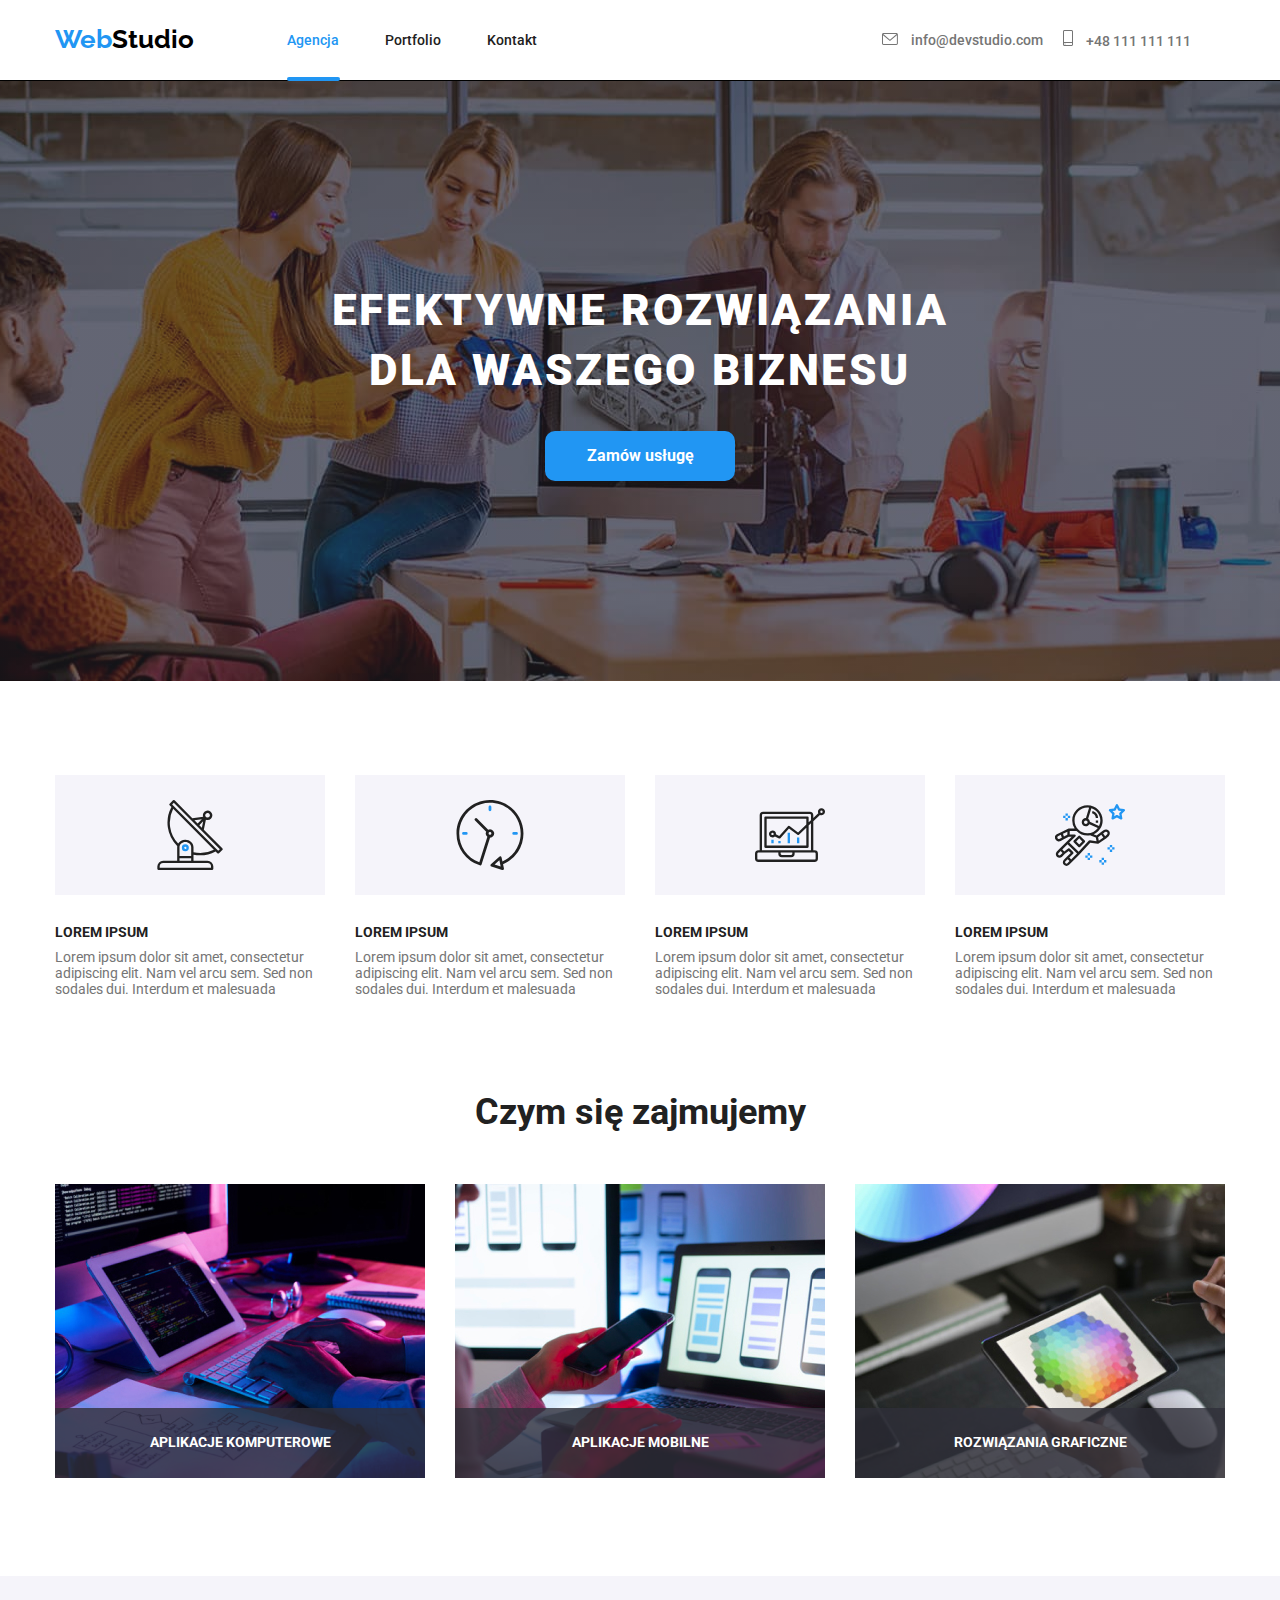
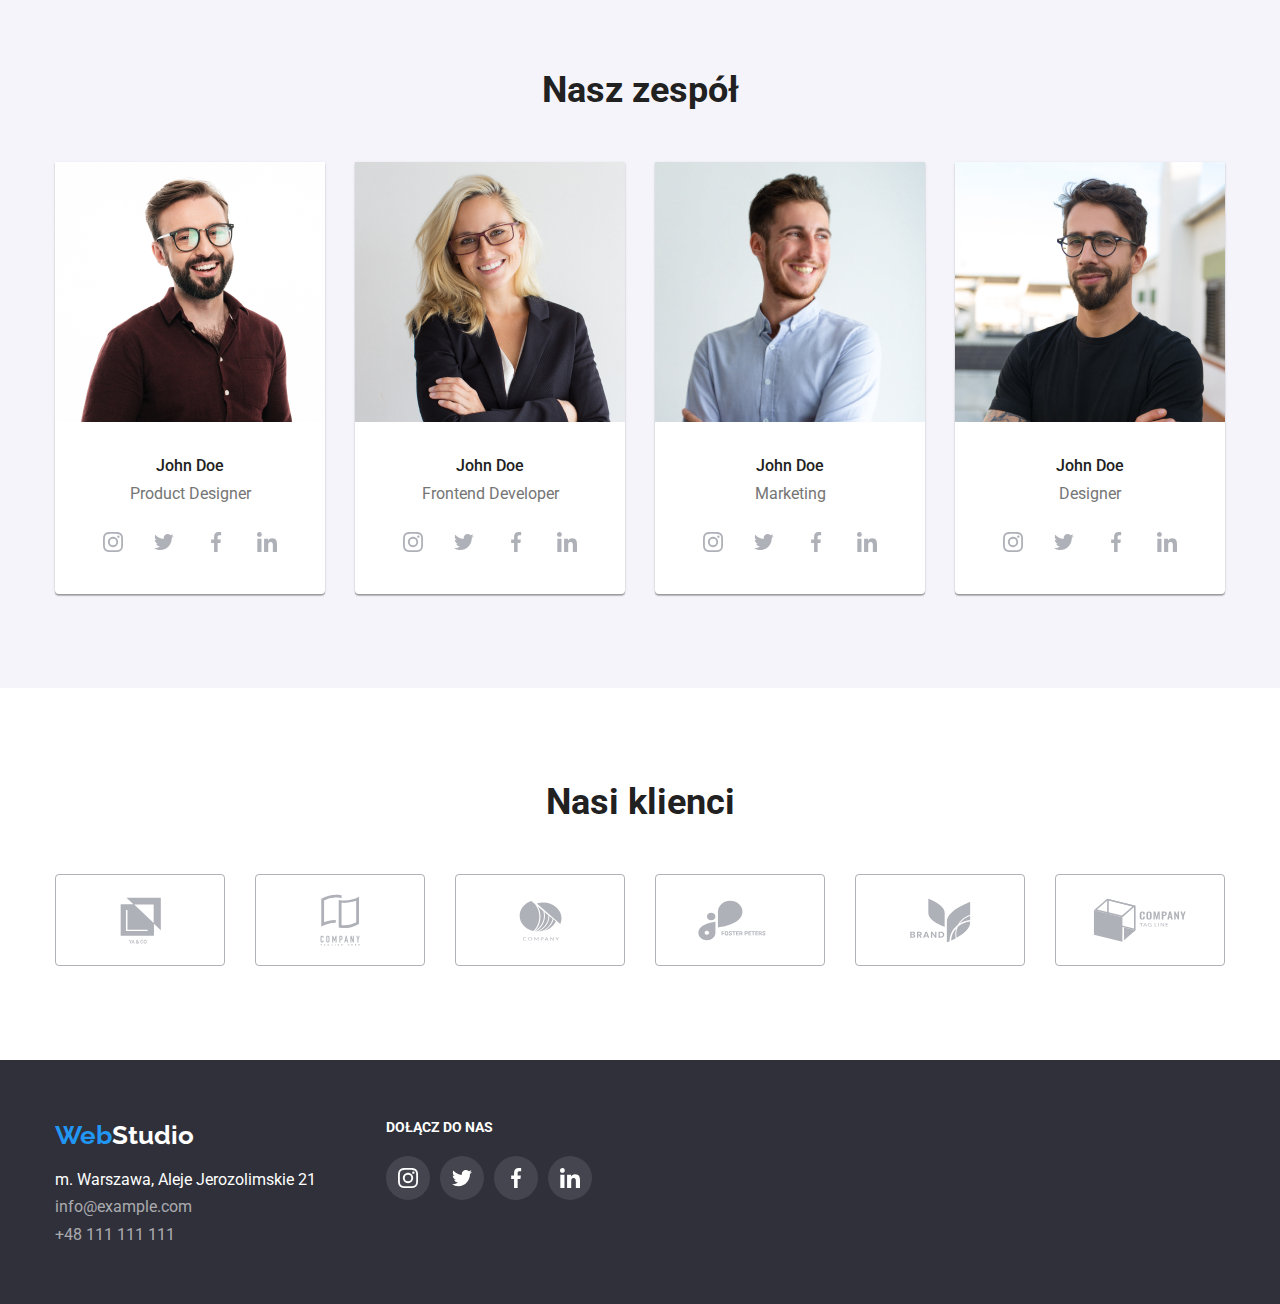
<file: index.html>
<!DOCTYPE html>
<html lang="pl">

<head>
    <meta charset="UTF-8">
    <meta http-equiv="X-UA-Compatible" content="IE=edge">
    <meta name="viewport" content="width=device-width, initial-scale=1.0">
    <title>Studio</title>
    <link rel="stylesheet"
        href="https://cdnjs.cloudflare.com/ajax/libs/modern-normalize/1.0.0/modern-normalize.min.css" />
    <link rel="preconnect" href="https://fonts.gstatic.com" crossorigin>
    <link
        href="https://fonts.googleapis.com/css2?family=Raleway:wght@700&family=Roboto:wght@400;500;700;900&display=swap"
        rel="stylesheet">
    <link href="./css/styles.css" rel="stylesheet" />

</head>

<body>
    <header class="agency-header-border">
        <div class="container">
            <a class="logo" href="./index.html"><span class="blue">Web</span>Studio</a>
            <nav>
                <ul class="nav-list">
                    <li><a class="link-agency" href="./index.html">Agencja</a></li>
                    <li><a class="nav-link" href="./portfolio.html">Portfolio</a></li>
                    <li><a class="nav-link" href="./kontakt">Kontakt</a></li>
                </ul>
            </nav>
            <ul class="contact-links-header">
                <li><a class="contact-link-header" href=" mailto:info@devstudio.com">
                        <svg width="16" height="12">
                            <use href="./images/icons.svg#icon-envelope"></use>
                        </svg>
                        info@devstudio.com</a></li>
                <li><a class="contact-link-header" href="tel:+48111111111">
                        <svg width="10" height="16">
                            <use href="./images/icons.svg#icon-smartphone"></use>
                        </svg>
                        +48 111 111 111</a></li>
            </ul>
        </div>
    </header>
    <main>
        <section class="order-service">
            <div class="container">
                <h1 class="header-main">EFEKTYWNE ROZWIĄZANIA DLA WASZEGO BIZNESU</h1>
                <button type="button" class="button-main-page" data-modal-open>Zamów usługę</button>
            </div>
        </section>
        <div class="container section no-padding">
            <ul class="description-section">
                <li>
                    <div class="description-section-icons">
                        <svg width="70" height="70">
                            <use href="./images/icons.svg#icon-antenna-1"></use>
                        </svg>
                    </div>
                    <h4>LOREM IPSUM</h4>
                    <p>Lorem ipsum dolor sit amet, consectetur adipiscing elit. Nam vel arcu sem. Sed non sodales
                        dui. Interdum et malesuada</p>
                </li>
                <li>
                    <div class="description-section-icons">
                        <svg width="70" height="70">
                            <use href="./images/icons.svg#icon-clock-1"></use>
                        </svg>
                    </div>
                    <h4>LOREM IPSUM</h4>
                    <p>Lorem ipsum dolor sit amet, consectetur adipiscing elit. Nam vel arcu sem. Sed non
                        sodales dui. Interdum et malesuada</p>
                </li>
                <li>
                    <div class="description-section-icons">
                        <svg width="70" height="70">
                            <use href="./images/icons.svg#icon-diagram-1"></use>
                        </svg>
                    </div>
                    <h4>LOREM IPSUM</h4>
                    <p>Lorem ipsum dolor sit amet, consectetur adipiscing elit. Nam vel arcu sem. Sed non
                        sodales dui. Interdum et malesuada</p>
                </li>
                <li>
                    <div class="description-section-icons">
                        <svg width="70" height="70">
                            <use href="./images/icons.svg#icon-astronaut-1"></use>
                        </svg>
                    </div>
                    <h4>LOREM IPSUM</h4>
                    <p>Lorem ipsum dolor sit amet, consectetur adipiscing elit. Nam vel arcu sem. Sed non
                        sodales dui. Interdum et malesuada</p>
                </li>
            </ul>
        </div>
        <section class="section">
            <div class="container">
                <h2 class="header-secondary">Czym się zajmujemy</h2>
                <ul class="images-agency">
                    <li>
                        <img src="./images/img1.jpg"
                            alt="Biurko z dwoma monitorami, jednym tabletem, okularami. Widoczne ręce osoby, która pisze na klawiaturze."
                            width="370" height="294" />
                        <p class="label">APLIKACJE KOMPUTEROWE</p>
                    </li>
                    <li>
                        <img src="./images/img2.jpg"
                            alt="Osoba trzymająca smatfon, a przed nią laptop z ilustracjami trzech smartfonów."
                            width="370" height="294" />
                        <p class="label">APLIKACJE MOBILNE</p>
                    </li>
                    <li>
                        <img src="./images/img3.jpg"
                            alt="Tablet trzymany w jednej ręce z paletą kolorów. W tle widoczny monitor, klawiatura, myszka i smartfon."
                            width="370" height="294" />
                        <p class="label">ROZWIĄZANIA GRAFICZNE</p>
                    </li>
                </ul>
            </div>
        </section>
        <section class="team-section section">
            <div class="container">
                <h2 class="header-secondary">Nasz zespół</h2>
                <ul class="images-team">
                    <li>
                        <figure>
                            <img src="./images/img4.jpg"
                                alt="Zdjęcie John Doe. Mężczyzna w okularach, brązowe włosy i broda. Ubrany w bordową koszulę."
                                width="270" height="260" />
                            <figcaption>
                                <p class="team-member">John Doe</p>
                                <p class="job-position">Product Designer</p>
                                <div>
                                    <ul class="team-section-icons">
                                        <li>
                                            <svg class="team-section-icon" width="20" height="20">
                                                <use href="./images/icons.svg#icon-instagram-2"></use>
                                            </svg>
                                        </li>
                                        <li>
                                            <svg class="team-section-icon" width="20" height="20">
                                                <use href="./images/icons.svg#icon-Group"></use>
                                            </svg>
                                        </li>
                                        <li>
                                            <svg class="team-section-icon" width="20" height="20">
                                                <use href="./images/icons.svg#icon-facebook-1"></use>
                                            </svg>
                                        </li>
                                        <li>
                                            <svg class="team-section-icon" width="20" height="20">
                                                <use href="./images/icons.svg#icon-linkedin-1"></use>
                                            </svg>
                                        </li>
                                    </ul>
                                </div>
                            </figcaption>
                        </figure>
                    </li>
                    <li>
                        <figure>
                            <img src="./images/img5.jpg"
                                alt="Zdjęcie John Doe. Kobieta w okularach, długie blond włosy. Ubrana w czarną marynarkę."
                                width="270" height="260" />
                            <figcaption>
                                <p class="team-member">John Doe</p>
                                <p class="job-position">Frontend Developer</p>
                                <div>
                                    <ul class="team-section-icons">
                                        <li>
                                            <svg class="team-section-icon" width="20" height="20">
                                                <use href="./images/icons.svg#icon-instagram-2"></use>
                                            </svg>
                                        </li>
                                        <li>
                                            <svg class="team-section-icon" width="20" height="20">
                                                <use href="./images/icons.svg#icon-Group"></use>
                                            </svg>
                                        </li>
                                        <li>
                                            <svg class="team-section-icon" width="20" height="20">
                                                <use href="./images/icons.svg#icon-facebook-1"></use>
                                            </svg>
                                        </li>
                                        <li>
                                            <svg class="team-section-icon" width="20" height="20">
                                                <use href="./images/icons.svg#icon-linkedin-1"></use>
                                            </svg>
                                        </li>
                                    </ul>
                                </div>
                            </figcaption>
                        </figure>
                    </li>
                    <li>
                        <figure>
                            <img src="./images/img6.jpg"
                                alt="Zdjęcie John Doe. Mężczyzna z jasnymi brązowymi włosami i brodą.Ubrany w błękitną koszulę."
                                width="270" height="260" />
                            <figcaption>
                                <p class="team-member">John Doe</p>
                                <p class="job-position">Marketing</p>
                                <div>
                                    <ul class="team-section-icons">
                                        <li>
                                            <svg class="team-section-icon" width="20" height="20">
                                                <use href="./images/icons.svg#icon-instagram-2"></use>
                                            </svg>
                                        </li>
                                        <li>
                                            <svg class="team-section-icon" width="20" height="20">
                                                <use href="./images/icons.svg#icon-Group"></use>
                                            </svg>
                                        </li>
                                        <li>
                                            <svg class="team-section-icon" width="20" height="20">
                                                <use href="./images/icons.svg#icon-facebook-1"></use>
                                            </svg>
                                        </li>
                                        <li>
                                            <svg class="team-section-icon" width="20" height="20">
                                                <use href="./images/icons.svg#icon-linkedin-1"></use>
                                            </svg>
                                        </li>
                                    </ul>
                                </div>
                            </figcaption>
                        </figure>
                    </li>
                    <li>
                        <figure>
                            <img src="./images/img7.jpg"
                                alt="Zdjęcie John Doe. Mężczyzna w okularach, brązowe włosy i broda. Ubrany w czarny t-shirt."
                                width="270" height="260" />
                            <figcaption>
                                <p class="team-member">John Doe</p>
                                <p class="job-position">Designer</p>
                                <div>
                                    <ul class="team-section-icons">
                                        <li>
                                            <svg class="team-section-icon" width="20" height="20">
                                                <use href="./images/icons.svg#icon-instagram-2"></use>
                                            </svg>
                                        </li>
                                        <li>
                                            <svg class="team-section-icon" width="20" height="20">
                                                <use href="./images/icons.svg#icon-Group"></use>
                                            </svg>
                                        </li>
                                        <li>
                                            <svg class="team-section-icon" width="20" height="20">
                                                <use href="./images/icons.svg#icon-facebook-1"></use>
                                            </svg>
                                        </li>
                                        <li>
                                            <svg class="team-section-icon" width="20" height="20">
                                                <use href="./images/icons.svg#icon-linkedin-1"></use>
                                            </svg>
                                        </li>
                                    </ul>
                                </div>
                            </figcaption>
                        </figure>
                    </li>
                </ul>
            </div>
        </section>
        <section class="customers-section">
            <div class="container">
                <h2 class="header-secondary">Nasi klienci</h2>
                <ul class="customers-section-icons">
                    <li>
                        <svg class="customers-section-icon" width="41" height="47">
                            <use href="./images/icons.svg#icon-client-1"></use>
                        </svg>
                    </li>
                    <li>
                        <svg class="customers-section-icon" width="40" height="52">
                            <use href="./images/icons.svg#icon-client-2"></use>
                        </svg>
                    </li>
                    <li>
                        <svg class="customers-section-icon" width="43" height="41">
                            <use href="./images/icons.svg#icon-client-3"></use>
                        </svg>
                    </li>
                    <li>
                        <svg class="customers-section-icon" width="88" height="41">
                            <use href="./images/icons.svg#icon-client-4"></use>
                        </svg>
                    </li>
                    <li>
                        <svg class="customers-section-icon" width="63" height="45">
                            <use href="./images/icons.svg#icon-client-5"></use>
                        </svg>
                    </li>
                    <li>
                        <svg class="customers-section-icon" width="94" height="44">
                            <use href="./images/icons.svg#icon-client-6"></use>
                        </svg>
                    </li>
                </ul>
            </div>
        </section>
    </main>
    <footer class="footer-section">
        <div class="container">
            <div>
                <a class="logo" href="./index.html"><span class="blue">Web</span>Studio</a>
                <address>
                    m. Warszawa, Aleje Jerozolimskie 21
                </address>
                <address>
                    <ul class="contact-links-footer">
                        <li>
                            <a class="contact-link-footer link-1" href="mailto:info@example.com">info@example.com</a>
                        </li>
                        <li>
                            <a class="contact-link-footer" href="+48111111111">+48 111 111 111</a>
                        </li>
                    </ul>
                </address>
            </div>
            <div class="footer-socials">
                <h5 class="header-footer">DOŁĄCZ DO NAS</h5>
                <ul class="footer-section-icons">
                    <li><svg class="footer-section-icon" width="20" height="20">
                            <use href="./images/icons.svg#icon-instagram-2-1"></use>
                        </svg>
                    </li>
                    <li><svg class="footer-section-icon" width="20" height="20">
                            <use href="./images/icons.svg#icon-twitter-1"></use>
                        </svg>
                    </li>
                    <li><svg class="footer-section-icon" width="20" height="20">
                            <use href="./images/icons.svg#icon-facebook-1-1"></use>
                        </svg>
                    </li>
                    <li><svg class="footer-section-icon" width="20" height="20">
                            <use href="./images/icons.svg#icon-linkedin-1-1"></use>
                        </svg>
                    </li>
                </ul>
            </div>
        </div>
    </footer>
    <div class="backdrop is-hidden" data-modal>
        <div class="modal">
            <button type="button" class="close-button" data-modal-close>x</button>
        </div>
    </div>
    <script src="./js/modal.js"></script>
</body>

</html>
</file>
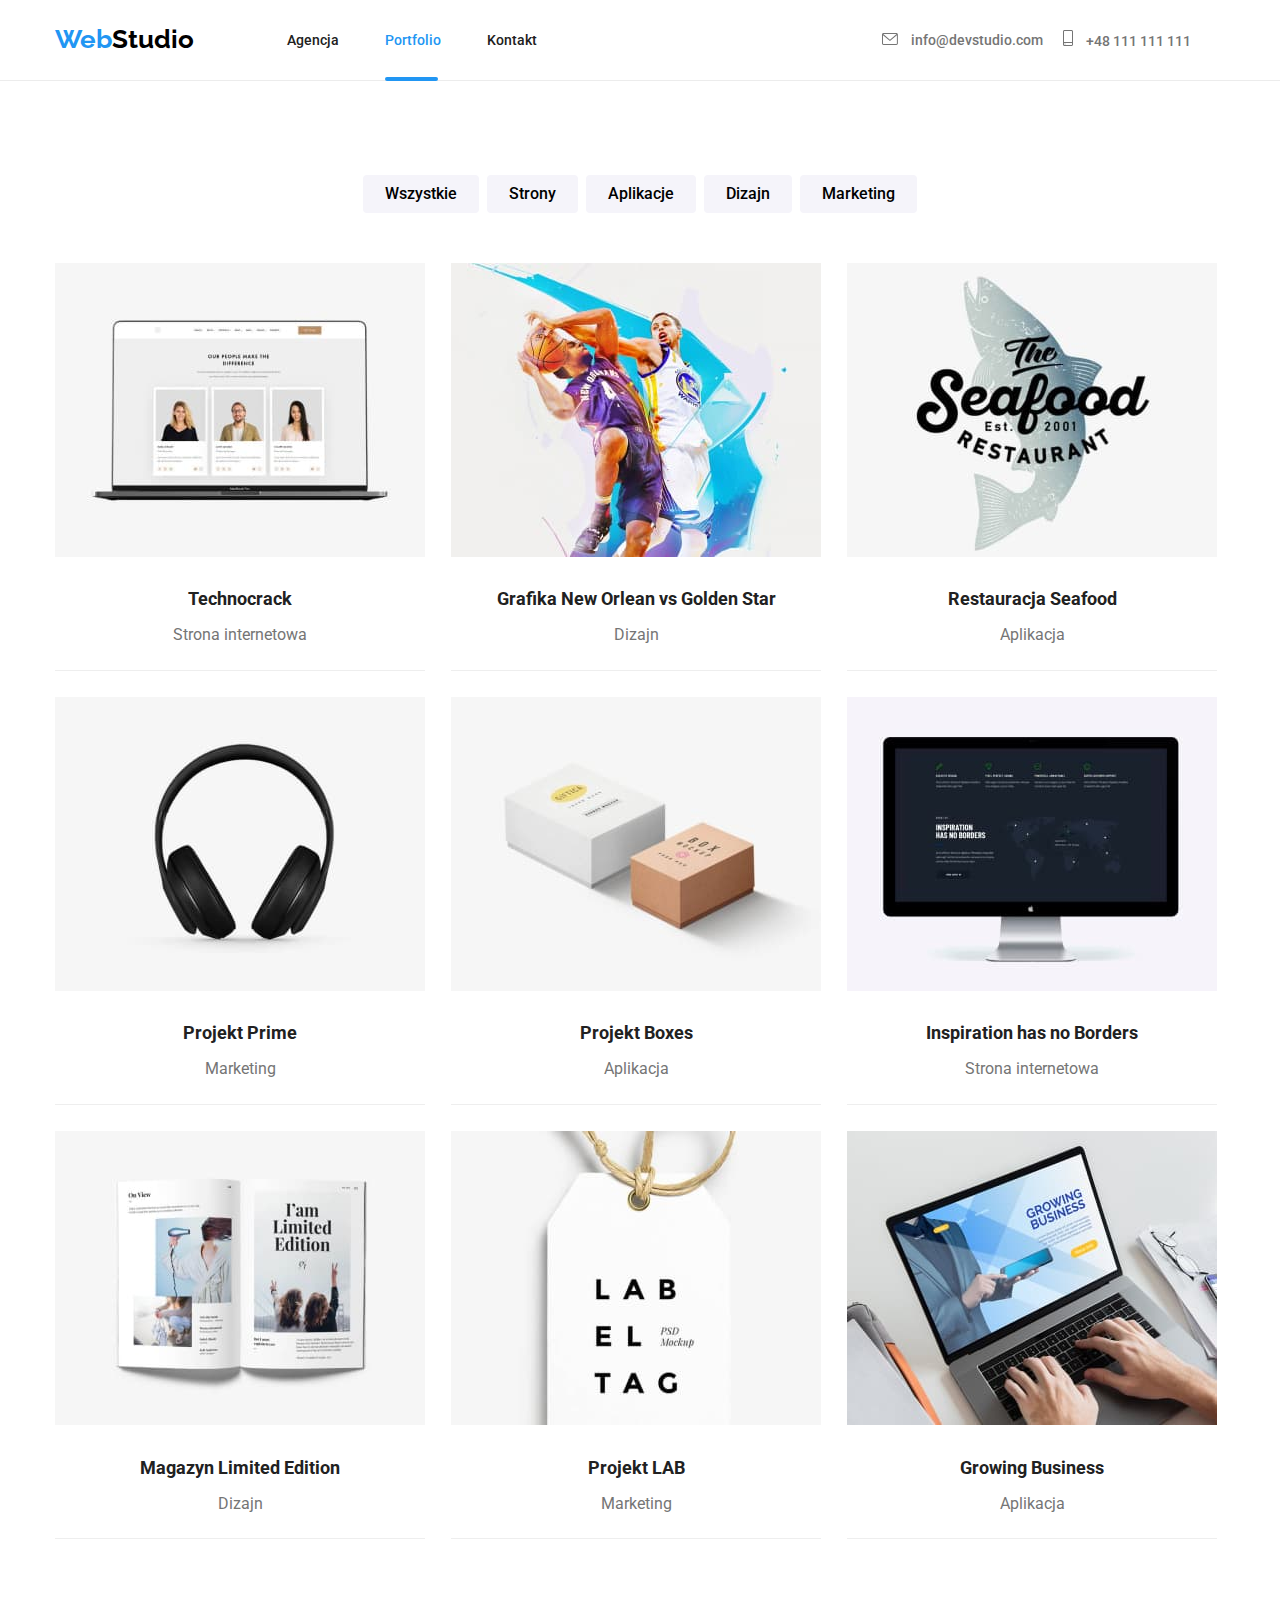
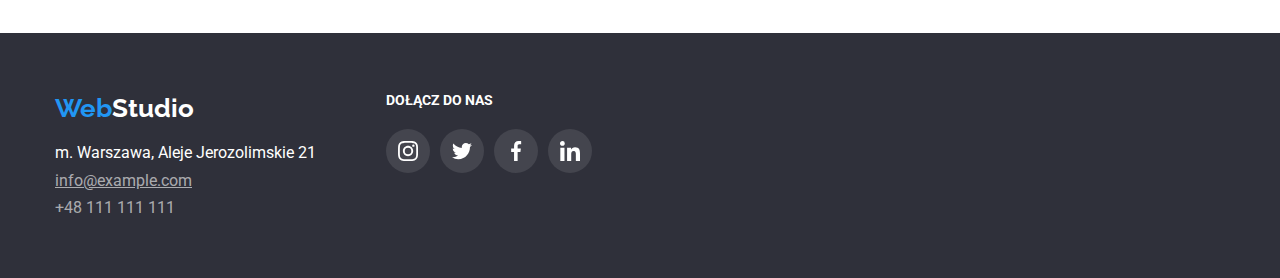
<file: portfolio.html>
<!DOCTYPE html>
<html lang="pl">

<head>
    <meta charset="UTF-8">
    <meta http-equiv="X-UA-Compatible" content="IE=edge">
    <meta name="viewport" content="width=device-width, initial-scale=1.0">
    <title>Portfolio</title>
    <link rel="preconnect" href="https://fonts.gstatic.com" crossorigin>
    <link rel="stylesheet"
        href="https://cdnjs.cloudflare.com/ajax/libs/modern-normalize/1.0.0/modern-normalize.min.css" />
    <link
        href="https://fonts.googleapis.com/css2?family=Raleway:wght@700&family=Roboto:wght@400;500;700;900&display=swap"
        rel="stylesheet">
    <link href="./css/styles.css" rel="stylesheet" />
</head>

<body>
    <header class="portfolio-header-border">
        <div class="container">
            <a class="logo" href="./index.html"><span class="blue">Web</span>Studio</a>
            <nav>
                <ul class="nav-list">
                    <li><a class="nav-link" href="./index.html">Agencja</a></li>
                    <li><a class="link-portfolio" href="./portfolio.html">Portfolio</a></li>
                    <li><a class="nav-link" href="./kontakt">Kontakt</a></li>
                </ul>
            </nav>
            <ul class="contact-links-header">
                <li><a class="contact-link-header" href=" mailto:info@devstudio.com">
                        <svg class="contact-link-header-icon" width="16" height="12">
                            <use href="./images/icons.svg#icon-envelope"></use>
                        </svg>
                        info@devstudio.com</a></li>
                <li><a class="contact-link-header" href="tel:+48111111111">
                        <svg class="contact-link-header-icon" width="10" height="16">
                            <use href="./images/icons.svg#icon-smartphone"></use>
                        </svg>
                        +48 111 111 111</a></li>
            </ul>
        </div>
    </header>
    <main>
        <div class="section">
            <div class="container">

                <ul class="buttons-list">
                    <li><button type="button" class="buttons-portfolio">Wszystkie</button></li>
                    <li><button type="button" class="buttons-portfolio">Strony</button></li>
                    <li><button type="button" class="buttons-portfolio">Aplikacje</button></li>
                    <li><button type="button" class="buttons-portfolio">Dizajn</button></li>
                    <li><button type="button" class="buttons-portfolio">Marketing</button></li>

                </ul>
            </div>
            <div class="container">
                <ul class="images-portfolio">
                    <li class="box-card">
                        <figure>
                            <div class="card">
                                <img src="./images/img8.jpg" alt="Komputer ze stroną internetową." width="370"
                                    height="294" />
                                <p class="card-on-top">Technocrack jest popularną platformą wykorzystywaną do
                                    rozpowszechniania koronawirusa.
                                    Firmy wykorzystują tę platformę
                                    do celów szpiegowskich i ataków na niezabezpieczone serwery konkurencji</p>
                            </div>
                            <figcaption>
                                <p class="picture-description">Technocrack</p>
                                <p class="picture-description-secondary">Strona internetowa</p>
                            </figcaption>
                        </figure>

                    </li>
                    <li class="box-card">
                        <figure>
                            <div class="card">
                                <img src="./images/img9.jpg" alt="Dwóch koszykarzy walczy o piłkę." width="370"
                                    height="294" />
                                <p class="card-on-top">Technocrack jest popularną platformą wykorzystywaną do
                                    rozpowszechniania koronawirusa.
                                    Firmy wykorzystują tę platformę
                                    do celów szpiegowskich i ataków na niezabezpieczone serwery konkurencji</p>
                            </div>
                            <figcaption>
                                <p class="picture-description">Grafika New Orlean vs Golden Star</p>
                                <p class="picture-description-secondary">Dizajn</p>
                            </figcaption>
                        </figure>
                    </li>
                    <li class="box-card">
                        <figure>
                            <div class="card">
                                <img src="./images/img10.jpg" alt="Logo The Seafood Restaurant" width="370"
                                    height="294" />
                                <p class="card-on-top">Technocrack jest popularną platformą wykorzystywaną do
                                    rozpowszechniania koronawirusa.
                                    Firmy wykorzystują tę platformę
                                    do celów szpiegowskich i ataków na niezabezpieczone serwery konkurencji</p>
                            </div>
                            <figcaption>
                                <p class="picture-description">Restauracja Seafood</p>
                                <p class="picture-description-secondary">Aplikacja</p>
                            </figcaption>
                        </figure>
                    </li>
                    <li class="box-card">
                        <figure>
                            <div class="card">
                                <img src="./images/img11.jpg" alt="Czarne słuchawki nauszne" width="370" height="294" />
                                <p class="card-on-top">Technocrack jest popularną platformą wykorzystywaną do
                                    rozpowszechniania koronawirusa.
                                    Firmy wykorzystują tę platformę
                                    do celów szpiegowskich i ataków na niezabezpieczone serwery konkurencji</p>
                            </div>
                            <figcaption>
                                <p class="picture-description">Projekt Prime</p>
                                <p class="picture-description-secondary">Marketing</p>
                            </figcaption>
                        </figure>
                    </li>
                    <li class="box-card">
                        <figure>
                            <div class="card">
                                <img src="./images/img12.jpg" alt="Dwa pudełka. Jedno białe, drugie brązowe."
                                    width="370" height="294" />
                                <p class="card-on-top">Technocrack jest popularną platformą wykorzystywaną do
                                    rozpowszechniania koronawirusa.
                                    Firmy wykorzystują tę platformę
                                    do celów szpiegowskich i ataków na niezabezpieczone serwery konkurencji</p>
                            </div>
                            <figcaption>
                                <p class="picture-description">Projekt Boxes</p>
                                <p class="picture-description-secondary">Aplikacja</p>
                            </figcaption>
                        </figure>
                    </li>
                    <li class="box-card">
                        <figure>
                            <div class="card">
                                <img src="./images/img13.jpg" alt="Monitor ze stroną internetową." width="370"
                                    height="294" />
                                <p class="card-on-top">Technocrack jest popularną platformą wykorzystywaną do
                                    rozpowszechniania koronawirusa.
                                    Firmy wykorzystują tę platformę
                                    do celów szpiegowskich i ataków na niezabezpieczone serwery konkurencji</p>
                            </div>
                            <figcaption>
                                <p class="picture-description">Inspiration has no Borders</p>
                                <p class="picture-description-secondary">Strona internetowa</p>
                            </figcaption>
                        </figure>
                    </li>
                    <li class="box-card">
                        <figure>
                            <div class="card">
                                <img src="./images/img14.jpg" alt="Otwarty magazyn" width="370" height="294" />
                                <p class="card-on-top">Technocrack jest popularną platformą wykorzystywaną do
                                    rozpowszechniania koronawirusa.
                                    Firmy wykorzystują tę platformę
                                    do celów szpiegowskich i ataków na niezabezpieczone serwery konkurencji</p>
                            </div>
                            <figcaption>
                                <p class="picture-description">Magazyn Limited Edition</p>
                                <p class="picture-description-secondary">Dizajn</p>
                            </figcaption>
                        </figure>
                    </li>
                    <li class="box-card">
                        <figure>
                            <div class="card">
                                <img src="./images/img15.jpg" alt="Zawieszka z napisem LAB EL TAG" width="370"
                                    height="294" />
                                <p class="card-on-top">Technocrack jest popularną platformą wykorzystywaną do
                                    rozpowszechniania koronawirusa.
                                    Firmy wykorzystują tę platformę
                                    do celów szpiegowskich i ataków na niezabezpieczone serwery konkurencji</p>
                            </div>
                            <figcaption>
                                <p class="picture-description">Projekt LAB</p>
                                <p class="picture-description-secondary">Marketing</p>
                            </figcaption>
                        </figure>
                    </li>
                    <li class="box-card">
                        <figure>
                            <div class="card">
                                <img src="./images/img16.jpg" alt="Laptop ze stroną internetową- Growing Business"
                                    width="370" height="294" />
                                <p class="card-on-top">Technocrack jest popularną platformą wykorzystywaną do
                                    rozpowszechniania koronawirusa.
                                    Firmy wykorzystują tę platformę
                                    do celów szpiegowskich i ataków na niezabezpieczone serwery konkurencji</p>
                            </div>
                            <figcaption>
                                <p class="picture-description">Growing Business</p>
                                <p class="picture-description-secondary">Aplikacja</p>
                            </figcaption>
                        </figure>
                    </li>
                </ul>
            </div>
        </div>
    </main>
    <footer class="footer-section">
        <div class="container">
            <div>
                <a class="logo" href="./index.html"><span class="blue">Web</span>Studio</a>
                <address>
                    m. Warszawa, Aleje Jerozolimskie 21
                </address>
                <address>
                    <ul class="contact-links-footer">
                        <li>
                            <a class="contact-link-footer link-2" href="mailto:info@example.com">info@example.com</a>
                        </li>
                        <li>
                            <a class="contact-link-footer" href="+48111111111">+48 111 111 111</a>
                        </li>
                    </ul>
                </address>
            </div>
            <div class="footer-socials">
                <h5 class="header-footer">DOŁĄCZ DO NAS</h5>
                <ul class="footer-section-icons">
                    <li><svg class="footer-section-icon" width="20" height="20">
                            <use href="./images/icons.svg#icon-instagram-2-1"></use>
                        </svg>
                    </li>
                    <li><svg class="footer-section-icon" width="20" height="20">
                            <use href="./images/icons.svg#icon-twitter-1"></use>
                        </svg>
                    </li>
                    <li><svg class="footer-section-icon" width="20" height="20">
                            <use href="./images/icons.svg#icon-facebook-1-1"></use>
                        </svg>
                    </li>
                    <li><svg class="footer-section-icon" width="20" height="20">
                            <use href="./images/icons.svg#icon-linkedin-1-1"></use>
                        </svg>
                    </li>
                </ul>
            </div>
        </div>
    </footer>
</body>

</html>
</file>
<file: css/styles.css>
:root {
    --brand-color: #2196F3;
    --brand-color-2: #2F303A;
}

body {
    font-family: 'Roboto', 'Raleway', sans-serif;
    color: #212121;
}

header {
    font-size: 14px;
    font-weight: 500;
    line-height: 1.19;
}

header>div {
    display: flex;
    align-items: center;
}

.agency-header-border {
    border-bottom: 1px solid #000000;
}

.portfolio-header-border {
    border-bottom: 1px solid #ECECEC;
}

.buttons-portfolio {
    cursor: pointer;
    background-color: #F5F4FA;
    border: 0;
    font-size: 16px;
    font-weight: 500;
    line-height: 1.62;
    color: #000000;
    padding: 6px 22px 6px 22px;
    border-radius: 4px;
    margin: 0 4px;
    transition-property: background-color, color;
    transition-duration: 250ms;
    transition-timing-function: cubic-bezier(0.4, 0, 0.2, 1);
}

.buttons-portfolio:hover,
.buttons-portfolio:focus {
    color: #FFFFFF;
    background-color: var(--brand-color);
    box-shadow: 0px 3px 1px rgba(0, 0, 0, 0.1), 0px 1px 2px rgba(0, 0, 0, 0.08), 0px 2px 2px rgba(0, 0, 0, 0.12);
}

.button-main-page {
    cursor: pointer;
    background-color: var(--brand-color);
    border: 0;
    font-size: 16px;
    font-weight: 700;
    line-height: 1.87;
    color: #FFFFFF;
    margin-top: 30px;
    padding: 10px 41px 10px 42px;
    border-radius: 10px;
}

.nav-list .nav-link,
.nav-list .link-portfolio,
.nav-list .link-agency {
    color: #212121;
    text-decoration: none;
    transition-property: color;
    transition-duration: 250ms;
    transition-timing-function: cubic-bezier(0.4, 0, 0.2, 1);
}

.nav-list .link-portfolio,
.nav-list .link-agency {
    color: var(--brand-color);
}

.nav-list .nav-link:hover,
.nav-list .nav-link:focus,
.nav-list .link-portfolio:hover,
.nav-list .link-portfolio:focus,
.nav-list .link-agency:hover,
.nav-list .link-agency:focus,
.contact-links-header .contact-link-header:hover,
.contact-links-header .contact-link-header:focus,
.contact-links-footer .contact-link-footer:hover,
.contact-links-footer .contact-link-footer:focus,
.contact-link-footer .contact-link-header-icon:hover {
    color: var(--brand-color);
    fill: #2196F3;
}

.logo {
    font-family: 'Raleway';
    font-weight: 700;
    font-size: 26px;
    line-height: 1.19;
    text-decoration: none;
    color: #000000;
}

.logo .blue {
    color: var(--brand-color);
}

.footer-section .logo {
    color: #FFFFFF;
    display: flex;
    margin-bottom: 20px;
}

.contact-links-header .contact-link-header,
.contact-links-footer .contact-link-footer {
    text-decoration: none;
    color: #757575;
    fill: #757575;
    transition-property: color, fill;
    transition-duration: 250ms;
    transition-timing-function: cubic-bezier(0.4, 0, 0.2, 1);
}

.contact-links-footer .link-1 {
    margin: 9px 0;
    display: flex;
}

.contact-links-footer .link-2 {
    text-decoration: underline;
    margin: 9px 0;
    display: flex;
}

.order-service {
    background-color: var(--brand-color-2);
    display: flex;
    text-align: center;
    padding-top: 200px;
    padding-bottom: 200px;
}

.header-main {
    font-size: 44px;
    font-weight: 900;
    line-height: 1.36;
    color: #FFFFFF;
    letter-spacing: 0.06em;
    max-width: 696px;
    margin: 0 auto;
}

.header-secondary {
    font-weight: 700;
    font-size: 36px;
    line-height: 1.16;
    color: #212121;
    text-align: center;
}

.description-section h4 {
    font-weight: 700;
    font-size: 14px;
    line-height: 1.14;
    color: #212121;

}

.description-section {
    font-weight: 400;
    font-size: 14px;
    line-height: 1.14;
    color: #757575;
    display: flex;
    gap: 30px;
}

.team-section {
    background-color: #F5F4FA;
}

.team-member {
    font-weight: 500;
    font-size: 16px;
    line-height: 1.18;
    color: #212121;
    padding-bottom: 10px;
}

.job-position {
    font-weight: 400;
    font-size: 16px;
    line-height: 1.18;
    color: #757575;
}

.picture-description {
    font-weight: 700;
    font-size: 18px;
    line-height: 2;
    color: #212121;
    padding-top: 20px;
}

.picture-description-secondary {
    font-weight: 400;
    font-size: 16px;
    line-height: 1.8;
    color: #757575;
    padding-top: 4px;
    padding-bottom: 20px;
}

.footer-section {
    background-color: var(--brand-color-2);
    color: #FFFFFF;
    text-align: start;
    padding-top: 60px;
    padding-bottom: 60px;
    display: flex;
}

.footer-section [href="mailto:info@example.com"],
.footer-section [href="+48111111111"] {
    color: rgba(255, 255, 255, 0.6);
}

address {
    font-style: normal;
}

/* Rozmieszczenie na stronie- jeśli dana klasa nie występowała wcześniej  */
h1,
h2,
h4,
h5,
p,
ul {
    margin: 0;
    padding: 0;
    list-style: none;
}

.container {
    width: 100%;
    max-width: 1200px;
    padding: 0 15px;
    margin: 0 auto;
}

header>div>.logo {
    padding-bottom: 25px;
    padding-top: 24px;

}

.section {
    padding-top: 94px;
    padding-bottom: 94px;
}

.nav-list {
    display: flex;
    margin-right: 345px;
    margin-left: 93px;
}

.nav-list [href="./portfolio.html"] {
    margin-left: 46px;
    margin-right: 46px;
}

.contact-links-header {
    display: flex;
    align-items: center;
    padding-inline-start: 0;

}

.contact-links-header [href="tel:+48111111111"] {
    margin-left: 20px;
}

.description-section p {
    padding-top: 10px;
}

.images-agency {
    display: flex;
    gap: 30px;
    padding-top: 50px;
}

.images-team {
    display: flex;
    justify-content: center;
    text-align: center;
    gap: 30px;
    width: 1170px;
}

.images-team figure {
    margin: auto;
    background: #FFFFFF;
    box-shadow: 0px 1px 3px rgba(0, 0, 0, 0.12), 0px 1px 1px rgba(0, 0, 0, 0.14), 0px 2px 1px rgba(0, 0, 0, 0.2);
    border-radius: 0px 0px 4px 4px;
    margin-top: 50px;
}

.images-team figcaption {
    padding-top: 30px;
    padding-bottom: 30px;
}

.buttons-list {
    display: flex;
    justify-content: center;
    padding-bottom: 50px;
}

.images-portfolio {
    display: flex;
    flex-wrap: wrap;
    gap: 26px;
    text-align: center;

}

.images-portfolio li {
    transition-property: box-shadow;
    transition-duration: 250ms;
    transition-timing-function: cubic-bezier(0.4, 0, 0.2, 1);
}

.images-portfolio li:hover {
    background: #FFFFFF;
    box-shadow: 0px 1px 1px rgba(0, 0, 0, 0.12), 0px 4px 4px rgba(0, 0, 0, 0.06), 1px 4px 6px rgba(0, 0, 0, 0.16);
    cursor: pointer;
}

.images-portfolio figure {
    margin: 0;
    background: #FFFFFF;
    border-bottom: 1px solid #EEEEEE;
}

.no-padding {
    padding-bottom: 0;
}


/* Zadanie 4 */


.order-service {
    background-image: linear-gradient(to left, rgba(47, 48, 58, 0.4), rgba(47, 48, 58, 0.4)), url("../images/img17.jpg");
    background-position: center;
    background-size: cover;
    max-width: 1600px;
    margin: 0 auto;
}

.contact-link-header svg {
    margin-right: 10px;
}

.description-section-icons {
    background: #F5F4FA;
    margin-bottom: 30px;
    width: 270px;
    height: 120px;
    display: flex;
    justify-content: center;
    align-items: center;
}

.team-section-icons {
    display: flex;
    justify-content: space-around;
    margin: 0 32px;
}

.team-section-icons li {
    height: 44px;
    width: 44px;
    display: flex;
    align-items: center;
    justify-content: center;
    margin-top: 16px;
    border-radius: 50%;
    fill: #AFB1B8;
    transition-property: background-color, fill;
    transition-duration: 250ms;
    transition-timing-function: cubic-bezier(0.4, 0, 0.2, 1);
}

.team-section-icons li:hover,
.team-section-icons li:focus {
    background: var(--brand-color);
    fill: #ffffff;
    cursor: pointer;
}

.customers-section {
    padding: 94px 0;
}

.customers-section-icons {
    display: flex;
    align-items: center;
    justify-content: space-between;
    margin-top: 50px;
}

.customers-section-icons li {
    width: 170px;
    height: 92px;
    border: 1px solid #AFB1B8;
    border-radius: 4px;
    display: flex;
    justify-content: center;
    align-items: center;
    transition-property: fill, border;
    transition-duration: 250ms;
    transition-timing-function: cubic-bezier(0.4, 0, 0.2, 1);
    fill: #AFB1B8;
}

.customers-section-icons li:hover,
.customers-section-icons li:focus {
    border: 1px solid #2196F3;
    border-radius: 4px;
    cursor: pointer;
    fill: #2196F3;
}

.header-footer {
    font-weight: 700;
    font-size: 14px;
    line-height: 1.14;
}

.footer-section .container {
    display: flex;
}

.footer-section-icons {
    display: flex;
}

.footer-socials {
    margin-left: 70px;
}

.footer-section-icons li {
    height: 44px;
    width: 44px;
    display: flex;
    align-items: center;
    justify-content: center;
    background: rgba(255, 255, 255, 0.1);
    border-radius: 50%;
    margin-right: 10px;
    margin-top: 20px;
    transition-property: background-color;
    transition-duration: 250ms;
    transition-timing-function: cubic-bezier(0.4, 0, 0.2, 1);
}

.footer-section-icons li:hover,
.footer-section-icons li:focus {
    background: #2196F3;
    cursor: pointer;
}

/* Zadanie 5 */
.images-agency li {
    position: relative;
}

.label {
    padding: 27px 90px;
    font-weight: 700;
    font-size: 14px;
    text-align: center;
    line-height: 1.14;
    position: absolute;
    top: calc(293.984px - 69.94px);
    width: 100%;
    color: white;
    background-color: rgba(47, 48, 58, 0.8);
}

.card {
    position: relative;
    overflow: hidden;
}

.card-on-top {
    position: absolute;
    width: 370px;
    height: 294px;
    background-color: rgba(33, 150, 243, 0.9);
    text-align: center;
    padding: 49px 45px 49px 24px;
    font-weight: 400;
    font-size: 18px;
    line-height: 1.55;
    letter-spacing: 0.03em;
    color: #FFFFFF;
    transform: translateY(0);
    transition-duration: 250ms;
    transition-timing-function: cubic-bezier(0.4, 0, 0.2, 1);
}

.box-card:hover .card-on-top {
    transform: translateY(-100%);
}

.link-agency {
    position: relative;
    width: max-content;
    height: max-content;
}

.link-agency::after {
    content: "";
    position: absolute;
    height: 4px;
    width: 53px;
    top: 45px;
    left: 0;
    background: var(--brand-color);
    border-radius: 2px;
}

.link-portfolio {
    position: relative;
    width: max-content;
    height: max-content;
}

.link-portfolio::after {
    content: "";
    position: absolute;
    height: 4px;
    width: 53px;
    top: 45px;
    left: 0;
    background: var(--brand-color);
    border-radius: 2px;
}

/* Okno modalne */
.backdrop {
    position: fixed;
    left: 0;
    top: 0;
    height: 100%;
    width: 100%;
    background: rgba(0, 0, 0, 0.2);
    transform: scale(1);
    transition-duration: 250ms;
    transition-timing-function: cubic-bezier(0.4, 0, 0.2, 1);
}

.modal {
    position: absolute;
    top: 50%;
    left: 50%;
    transform: translate(-50%, -50%);
    width: 528px;
    height: 581px;
    background: #FFFFFF;
    box-shadow: 0px 1px 3px rgba(0, 0, 0, 0.12), 0px 1px 1px rgba(0, 0, 0, 0.14), 0px 2px 1px rgba(0, 0, 0, 0.2);
    border-radius: 4px;
}

.close-button {
    position: absolute;
    top: 8px;
    right: 8px;
    width: 30px;
    height: 30px;
    background: #FFFFFF;
    border: 1px solid rgba(0, 0, 0, 0.1);
    border-radius: 50%;
    cursor: pointer;
}

.is-hidden {
    opacity: 0;
    visibility: hidden;
    pointer-events: none;
    transform: scale(0.75);
    transition-duration: 250ms;
    transition-timing-function: cubic-bezier(0.4, 0, 0.2, 1);
}
</file>
